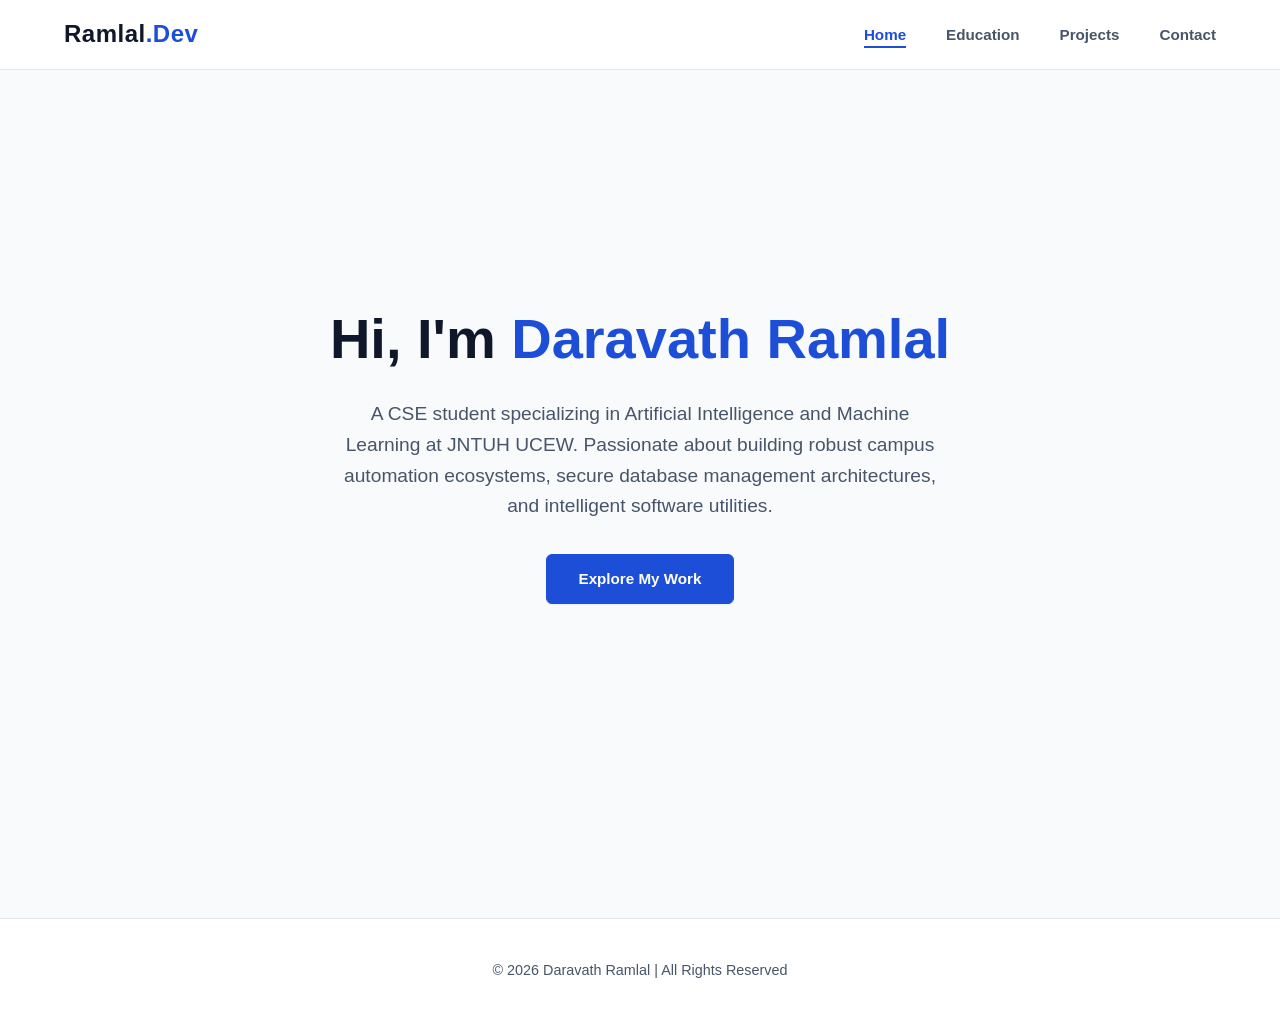
<file: index.html>
<!DOCTYPE html>
<html lang="en">
<head>
    <meta charset="UTF-8">
    <meta name="viewport" content="width=device-width, initial-scale=1.0">
    <title>Daravath Ramlal | Portfolio</title>
    <link rel="stylesheet" href="style.css">
    <style>
        .hero-wrapper {
            display: flex;
            flex-direction: column;
            justify-content: center;
            align-items: center;
            text-align: center;
            height: 70vh;
        }
        .hero-wrapper h1 {
            font-size: 3.5rem;
            margin-bottom: 1rem;
            font-weight: 800;
            color: var(--text-main);
        }
        .hero-wrapper p {
            font-size: 1.2rem;
            color: var(--text-muted);
            max-width: 600px;
            margin-bottom: 2rem;
        }
        .highlight-name {
            color: var(--accent-blue);
        }
    </style>
</head>
<body>

    <header>
        <nav>
            <div class="logo">Ramlal<span>.Dev</span></div>
            <ul class="nav-links">
                <li><a href="index.html" class="active">Home</a></li>
                <li><a href="about.html">Education</a></li>
                <li><a href="projects.html">Projects</a></li>
                <li><a href="contact.html">Contact</a></li>
            </ul>
        </nav>
    </header>

    <main class="container">
        <div class="hero-wrapper">
            <h1>Hi, I'm <span class="highlight-name">Daravath Ramlal</span></h1>
            <p>A CSE student specializing in Artificial Intelligence and Machine Learning at JNTUH UCEW. Passionate about building robust campus automation ecosystems, secure database management architectures, and intelligent software utilities.</p>
            <div class="hero-buttons">
                <a href="projects.html" class="btn">Explore My Work</a>
            </div>
        </div>
    </main>

    <footer>
        <p>&copy; 2026 Daravath Ramlal | All Rights Reserved</p>
    </footer>

</body>
</html>
</file>
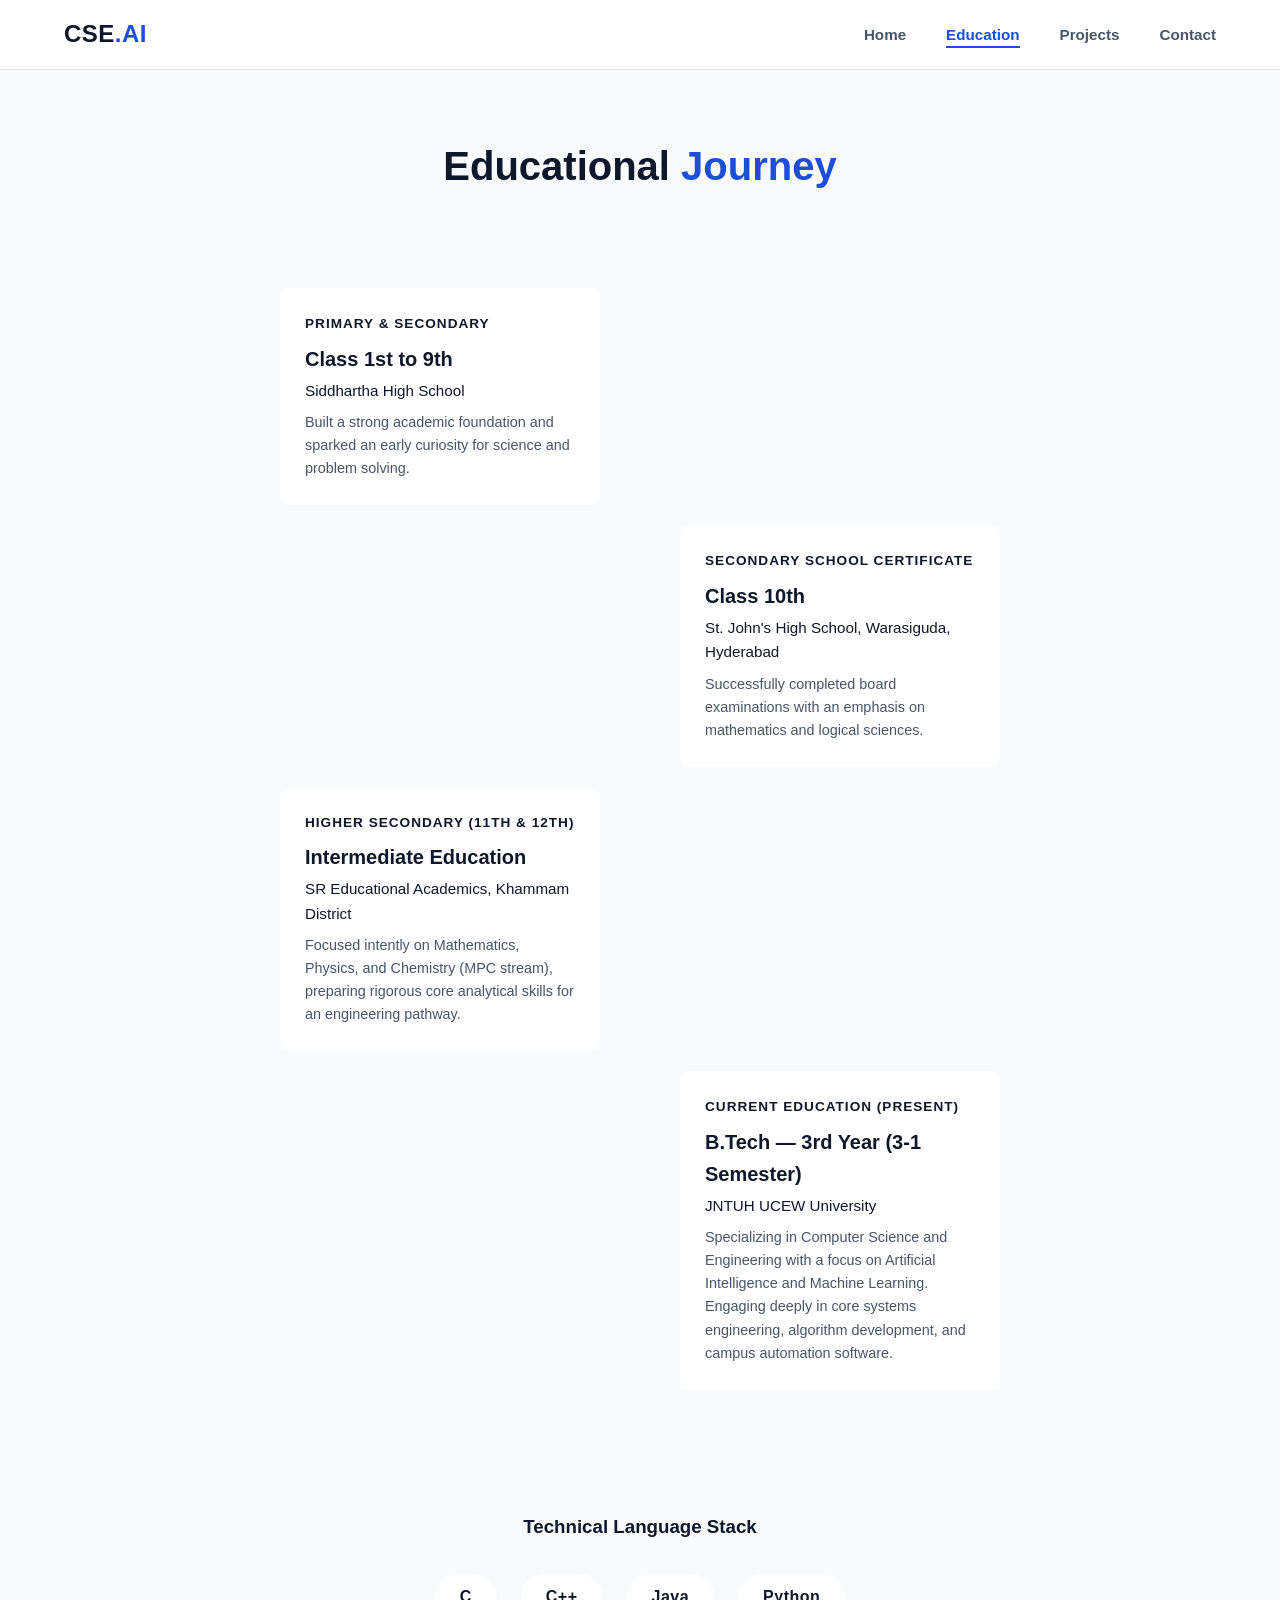
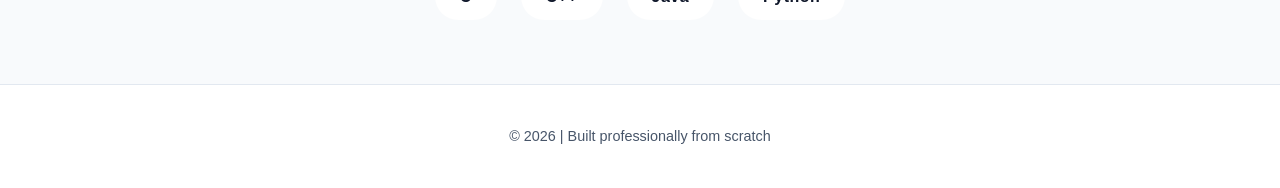
<file: about.html>
<!DOCTYPE html>
<html lang="en">
<head>
    <meta charset="UTF-8">
    <meta name="viewport" content="width=device-width, initial-scale=1.0">
    <title>Portfolio | Education</title>
    <link rel="stylesheet" href="style.css">
    <style>
        /* Interactive Timeline Styles */
        .timeline {
            position: relative;
            max-width: 800px;
            margin: 0 auto;
            padding: 2rem 0;
        }

        /* The central vertical line */
        .timeline::after {
            content: '';
            position: absolute;
            width: 2px;
            background-color: rgba(255, 255, 255, 0.1);
            top: 0;
            bottom: 0;
            left: 50%;
            margin-left: -1px;
        }

        /* Timeline Card Containers */
        .timeline-item {
            padding: 10px 40px;
            position: relative;
            background-color: transparent;
            width: 50%;
        }

        /* Left & Right positioning */
        .left { left: 0; }
        .right { left: 50%; }

        /* Glowing timeline nodes/circles */
        .timeline-item::after {
            content: '';
            position: absolute;
            width: 16px;
            height: 16px;
            right: -8px;
            background-color: var(--bg-dark);
            border: 3px solid var(--accent-glow);
            top: 15px;
            border-radius: 50%;
            z-index: 1;
            transition: all 0.3s ease;
        }

        .right::after { left: -8px; }

        /* Interactive card body */
        .timeline-content {
            padding: 1.5rem;
            background: var(--bg-card);
            position: relative;
            border-radius: 8px;
            border: 1px solid rgba(255, 255, 255, 0.05);
            transition: transform 0.3s ease, box-shadow 0.3s ease;
        }

        .timeline-content:hover {
            transform: translateY(-5px);
            box-shadow: 0 10px 20px rgba(56, 189, 248, 0.1);
            border-color: rgba(56, 189, 248, 0.3);
        }

        /* Subtle glowing accent inside items when hovered */
        .timeline-item:hover::after {
            background-color: var(--accent-glow);
            box-shadow: 0 0 10px var(--accent-glow);
        }

        .time-period {
            font-size: 0.85rem;
            color: var(--accent-glow);
            font-weight: 700;
            text-transform: uppercase;
            letter-spacing: 1px;
            margin-bottom: 0.5rem;
            display: block;
        }

        .timeline-content h3 {
            font-size: 1.25rem;
            margin-bottom: 0.25rem;
        }

        .institution {
            color: var(--text-main);
            font-size: 0.95rem;
            font-weight: 500;
            margin-bottom: 0.5rem;
        }

        .timeline-content p {
            font-size: 0.9rem;
            color: var(--text-muted);
        }

        /* Technical Skills Section styling */
        .skills-section {
            margin-top: 5rem;
            text-align: center;
        }

        .skills-grid {
            display: flex;
            justify-content: center;
            gap: 1.5rem;
            flex-wrap: wrap;
            margin-top: 2rem;
        }

        .skill-badge {
            background: var(--bg-card);
            padding: 0.6rem 1.5rem;
            border-radius: 50px;
            border: 1px solid rgba(255, 255, 255, 0.05);
            font-weight: 600;
            letter-spacing: 0.5px;
            transition: all 0.3s ease;
        }

        .skill-badge:hover {
            color: var(--bg-dark);
            background: var(--accent-glow);
            transform: scale(1.05);
        }

        /* Responsive timeline layout for smaller screens */
        @media screen and (max-width: 768px) {
            .timeline::after { left: 31px; }
            .timeline-item { width: 100%; padding-left: 70px; padding-right: 25px; }
            .timeline-item.right { left: 0; }
            .timeline-item::after { left: 22px; right: auto; }
        }
    </style>
</head>
<body>

    <header>
        <nav>
            <div class="logo">CSE<span>.AI</span></div>
            <ul class="nav-links">
                <li><a href="index.html">Home</a></li>
                <li><a href="about.html" class="active">Education</a></li>
                <li><a href="projects.html">Projects</a></li>
                <li><a href="contact.html">Contact</a></li>
            </ul>
        </nav>
    </header>

    <main class="container">
        <h2 class="page-title">Educational <span>Journey</span></h2>

        <div class="timeline">
            
            <!-- Item 1: Schooling (1-9) -->
            <div class="timeline-item left">
                <div class="timeline-content">
                    <span class="time-period">Primary & Secondary</span>
                    <h3>Class 1st to 9th</h3>
                    <div class="institution">Siddhartha High School</div>
                    <p>Built a strong academic foundation and sparked an early curiosity for science and problem solving.</p>
                </div>
            </div>

            <!-- Item 2: 10th Class -->
            <div class="timeline-item right">
                <div class="timeline-content">
                    <span class="time-period">Secondary School Certificate</span>
                    <h3>Class 10th</h3>
                    <div class="institution">St. John's High School, Warasiguda, Hyderabad</div>
                    <p>Successfully completed board examinations with an emphasis on mathematics and logical sciences.</p>
                </div>
            </div>

            <!-- Item 3: Intermediate -->
            <div class="timeline-item left">
                <div class="timeline-content">
                    <span class="time-period">Higher Secondary (11th & 12th)</span>
                    <h3>Intermediate Education</h3>
                    <div class="institution">SR Educational Academics, Khammam District</div>
                    <p>Focused intently on Mathematics, Physics, and Chemistry (MPC stream), preparing rigorous core analytical skills for an engineering pathway.</p>
                </div>
            </div>

            <!-- Item 4: B.Tech -->
            <div class="timeline-item right">
                <div class="timeline-content">
                    <span class="time-period">Current Education (Present)</span>
                    <h3>B.Tech — 3rd Year (3-1 Semester)</h3>
                    <div class="institution">JNTUH UCEW University</div>
                    <p>Specializing in Computer Science and Engineering with a focus on Artificial Intelligence and Machine Learning. Engaging deeply in core systems engineering, algorithm development, and campus automation software.</p>
                </div>
            </div>

        </div>

        <!-- Technical Skills Stack Grid -->
        <section class="skills-section">
            <h3>Technical Language Stack</h3>
            <div class="skills-grid">
                <div class="skill-badge">C</div>
                <div class="skill-badge">C++</div>
                <div class="skill-badge">Java</div>
                <div class="skill-badge">Python</div>
            </div>
        </section>
    </main>

    <footer>
        <p>&copy; 2026 | Built professionally from scratch</p>
    </footer>

</body>
</html>
</file>
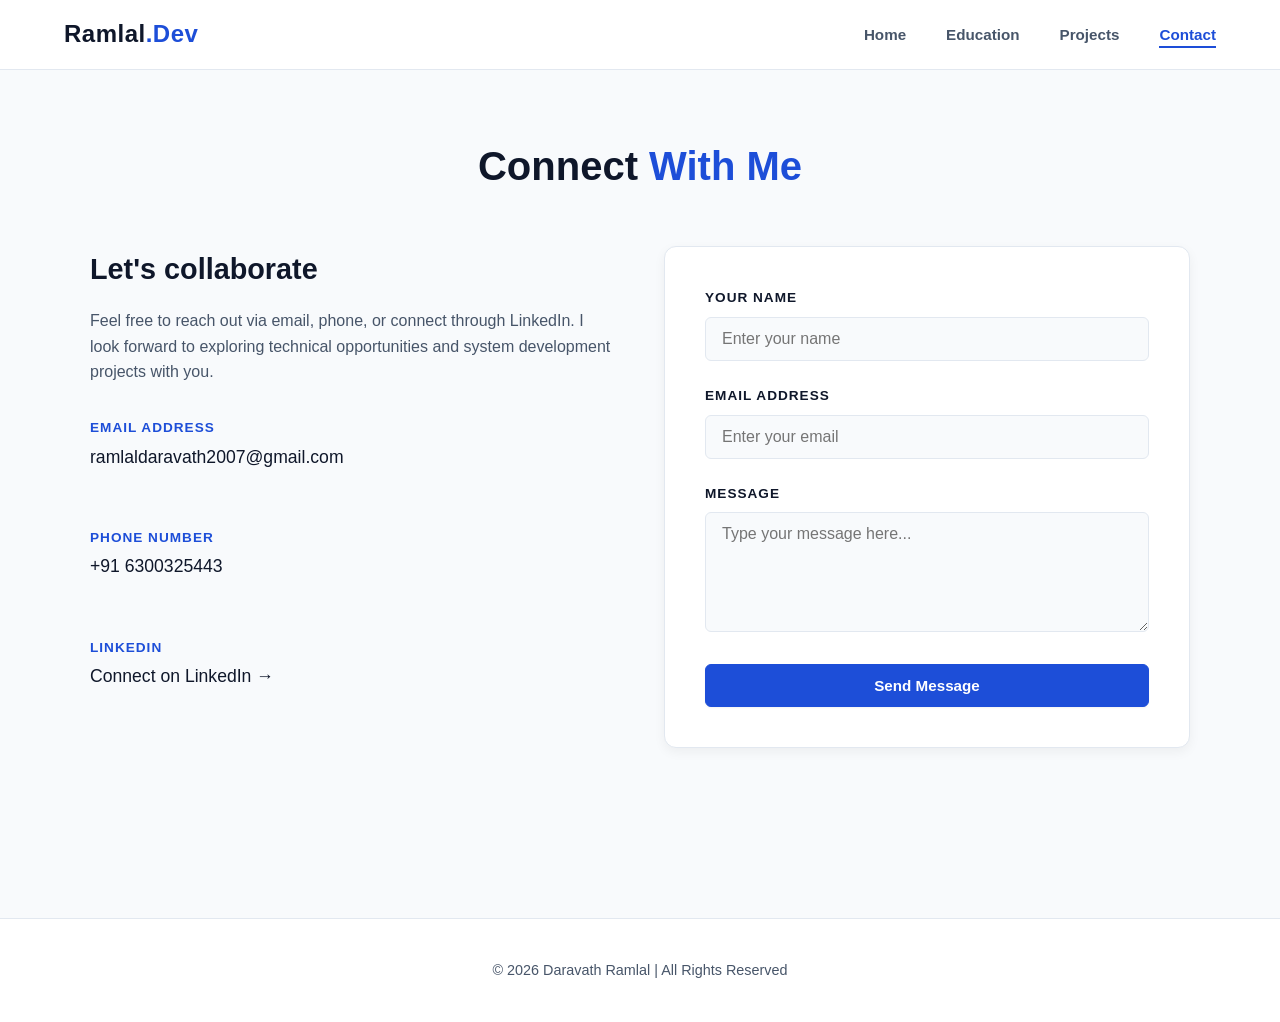
<file: contact.html>
<!DOCTYPE html>
<html lang="en">
<head>
    <meta charset="UTF-8">
    <meta name="viewport" content="width=device-width, initial-scale=1.0">
    <title>Portfolio | Contact</title>
    <link rel="stylesheet" href="style.css">
    <style>
        .contact-layout {
            display: grid;
            grid-template-columns: 1fr 1fr;
            gap: 3rem;
            margin-top: 2rem;
        }
        
        .contact-info h3 {
            font-size: 1.8rem;
            margin-bottom: 1rem;
            color: var(--text-main);
        }
        
        .contact-info p {
            color: var(--text-muted);
            margin-bottom: 2rem;
        }

        .info-details {
            display: flex;
            flex-direction: column;
            gap: 1.5rem;
        }

        .info-item h4 {
            font-size: 0.85rem;
            text-transform: uppercase;
            letter-spacing: 1px;
            color: var(--accent-blue);
            margin-bottom: 0.25rem;
        }

        .info-item p, .info-item a {
            font-size: 1.1rem;
            color: var(--text-main);
            text-decoration: none;
            font-weight: 500;
        }

        .info-item a:hover {
            color: var(--accent-blue);
        }

        .contact-wrapper {
            background: var(--bg-card);
            border: 1px solid var(--border-color);
            border-radius: 12px;
            padding: 2.5rem;
            box-shadow: 0 4px 12px rgba(0, 0, 0, 0.05);
        }

        .form-group {
            margin-bottom: 1.5rem;
        }

        .form-group label {
            display: block;
            font-size: 0.85rem;
            text-transform: uppercase;
            letter-spacing: 1px;
            color: var(--text-main);
            margin-bottom: 0.5rem;
            font-weight: 600;
        }

        .form-group input, 
        .form-group textarea {
            width: 100%;
            padding: 0.75rem 1rem;
            background: var(--bg-light);
            border: 1px solid var(--border-color);
            border-radius: 6px;
            color: var(--text-main);
            font-size: 1rem;
            outline: none;
            transition: all 0.3s ease;
        }

        .form-group input:focus, 
        .form-group textarea:focus {
            border-color: var(--accent-blue);
            background: #ffffff;
        }

        .form-group textarea {
            resize: vertical;
            min-height: 120px;
        }

        .submit-btn {
            width: 100%;
        }

        @media screen and (max-width: 768px) {
            .contact-layout {
                grid-template-columns: 1fr;
                gap: 2rem;
            }
        }
    </style>
</head>
<body>

    <header>
        <nav>
            <div class="logo">Ramlal<span>.Dev</span></div>
            <ul class="nav-links">
                <li><a href="index.html">Home</a></li>
                <li><a href="about.html">Education</a></li>
                <li><a href="projects.html">Projects</a></li>
                <li><a href="contact.html" class="active">Contact</a></li>
            </ul>
        </nav>
    </header>

    <main class="container">
        <h2 class="page-title">Connect <span>With Me</span></h2>

        <div class="contact-layout">
            
            <!-- Professional Contact Information Column -->
            <div class="contact-info">
                <h3>Let's collaborate</h3>
                <p>Feel free to reach out via email, phone, or connect through LinkedIn. I look forward to exploring technical opportunities and system development projects with you.</p>
                
                <div class="info-details">
                    <div class="info-item">
                        <h4>Email Address</h4>
                        <p><a href="mailto:ramlaldaravath2007@gmail.com">ramlaldaravath2007@gmail.com</a></p>
                    </div>
                    <div class="info-item">
                        <h4>Phone Number</h4>
                        <p>+91 6300325443</p>
                    </div>
                    <div class="info-item">
                        <h4>LinkedIn</h4>
                        <p><a href="https://www.linkedin.com/in/ramlal-daravath-a242403a2/" target="_blank">Connect on LinkedIn &rarr;</a></p>
                    </div>
                </div>
            </div>

            <!-- Message Form Column -->
            <div class="contact-wrapper">
                <form action="https://formspree.io/f/xrevqqaa" method="POST">
                    <div class="form-group">
                        <label for="name">Your Name</label>
                        <input type="text" id="name" name="name" placeholder="Enter your name" required>
                    </div>
                    <div class="form-group">
                        <label for="email">Email Address</label>
                        <input type="email" id="email" name="email" placeholder="Enter your email" required>
                    </div>
                    <div class="form-group">
                        <label for="message">Message</label>
                        <textarea id="message" name="message" placeholder="Type your message here..." required></textarea>
                    </div>
                    <button type="submit" class="btn submit-btn">Send Message</button>
                </form>
            </div>

        </div>
    </main>

    <footer>
        <p>&copy; 2026 Daravath Ramlal | All Rights Reserved</p>
    </footer>

</body>
</html>
</file>
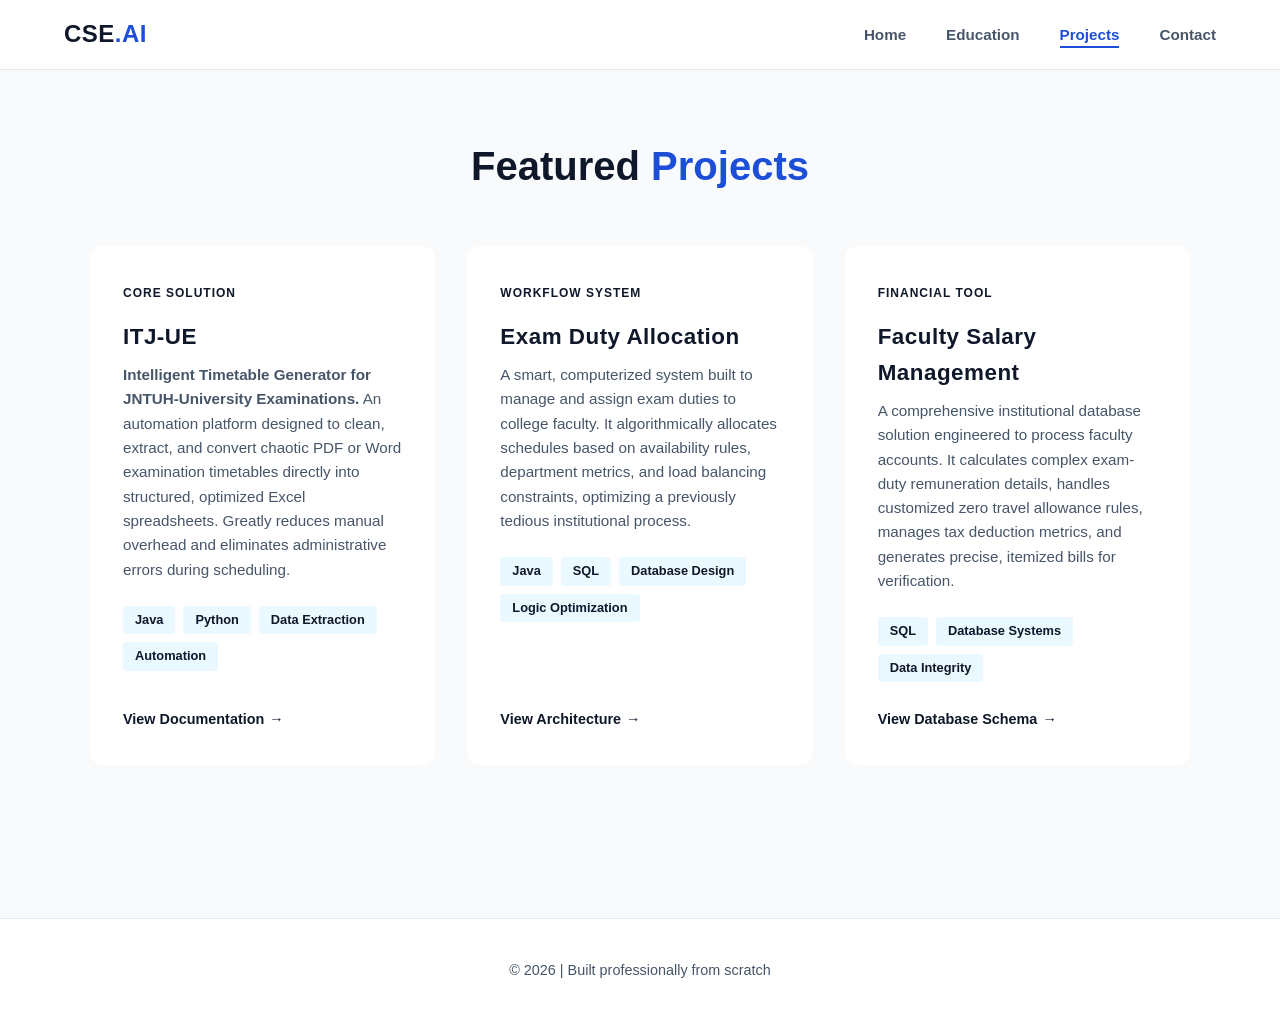
<file: projects.html>
<!DOCTYPE html>
<html lang="en">
<head>
    <meta charset="UTF-8">
    <meta name="viewport" content="width=device-width, initial-scale=1.0">
    <title>Portfolio | Projects</title>
    <link rel="stylesheet" href="style.css">
    <style>
        /* Interactive Project Grid Layout */
        .projects-grid {
            display: grid;
            grid-template-columns: repeat(auto-fit, minmax(320px, 1fr));
            gap: 2rem;
            margin-top: 2rem;
        }

        .project-card {
            background: var(--bg-card);
            border: 1px solid rgba(255, 255, 255, 0.05);
            border-radius: 12px;
            padding: 2rem;
            display: flex;
            flex-direction: column;
            justify-content: space-between;
            transition: all 0.3s ease;
        }

        .project-card:hover {
            transform: translateY(-5px);
            border-color: rgba(56, 189, 248, 0.4);
            box-shadow: 0 10px 25px rgba(15, 23, 42, 0.5);
        }

        .project-header h3 {
            font-size: 1.4rem;
            color: var(--text-main);
            margin-bottom: 0.5rem;
            letter-spacing: 0.5px;
        }

        .project-status {
            display: inline-block;
            font-size: 0.75rem;
            text-transform: uppercase;
            letter-spacing: 1px;
            color: var(--accent-glow);
            font-weight: 700;
            margin-bottom: 1rem;
        }

        .project-body p {
            color: var(--text-muted);
            font-size: 0.95rem;
            margin-bottom: 1.5rem;
            line-height: 1.6;
        }

        /* Tech Badges inside the card */
        .tech-tags {
            display: flex;
            flex-wrap: wrap;
            gap: 0.5rem;
            margin-bottom: 1.5rem;
        }

        .tech-tags span {
            background: rgba(56, 189, 248, 0.1);
            color: var(--accent-glow);
            padding: 0.25rem 0.75rem;
            border-radius: 4px;
            font-size: 0.8rem;
            font-weight: 600;
        }

        .project-footer {
            margin-top: auto;
        }

        .project-link {
            font-size: 0.9rem;
            color: var(--text-main);
            text-decoration: none;
            font-weight: 600;
            transition: color 0.2s ease;
            display: inline-flex;
            align-items: center;
        }

        .project-link:hover {
            color: var(--accent-glow);
        }

        .project-link span {
            margin-left: 5px;
            transition: transform 0.2s ease;
        }

        .project-card:hover .project-link span {
            transform: translateX(3px);
        }
    </style>
</head>
<body>

    <header>
        <nav>
            <div class="logo">CSE<span>.AI</span></div>
            <ul class="nav-links">
                <li><a href="index.html">Home</a></li>
                <li><a href="about.html">Education</a></li>
                <li><a href="projects.html" class="active">Projects</a></li>
                <li><a href="contact.html">Contact</a></li>
            </ul>
        </nav>
    </header>

    <main class="container">
        <h2 class="page-title">Featured <span>Projects</span></h2>

        <div class="projects-grid">

            <div class="project-card">
                <div class="project-header">
                    <span class="project-status">Core Solution</span>
                    <h3>ITJ-UE</h3>
                </div>
                <div class="project-body">
                    <p><strong>Intelligent Timetable Generator for JNTUH-University Examinations.</strong> An automation platform designed to clean, extract, and convert chaotic PDF or Word examination timetables directly into structured, optimized Excel spreadsheets. Greatly reduces manual overhead and eliminates administrative errors during scheduling.</p>
                    <div class="tech-tags">
                        <span>Java</span>
                        <span>Python</span>
                        <span>Data Extraction</span>
                        <span>Automation</span>
                    </div>
                </div>
                <div class="project-footer">
                    <a href="#" class="project-link">View Documentation <span>&rarr;</span></a>
                </div>
            </div>

            <div class="project-card">
                <div class="project-header">
                    <span class="project-status">Workflow System</span>
                    <h3>Exam Duty Allocation</h3>
                </div>
                <div class="project-body">
                    <p>A smart, computerized system built to manage and assign exam duties to college faculty. It algorithmically allocates schedules based on availability rules, department metrics, and load balancing constraints, optimizing a previously tedious institutional process.</p>
                    <div class="tech-tags">
                        <span>Java</span>
                        <span>SQL</span>
                        <span>Database Design</span>
                        <span>Logic Optimization</span>
                    </div>
                </div>
                <div class="project-footer">
                    <a href="#" class="project-link">View Architecture <span>&rarr;</span></a>
                </div>
            </div>

            <div class="project-card">
                <div class="project-header">
                    <span class="project-status">Financial Tool</span>
                    <h3>Faculty Salary Management</h3>
                </div>
                <div class="project-body">
                    <p>A comprehensive institutional database solution engineered to process faculty accounts. It calculates complex exam-duty remuneration details, handles customized zero travel allowance rules, manages tax deduction metrics, and generates precise, itemized bills for verification.</p>
                    <div class="tech-tags">
                        <span>SQL</span>
                        <span>Database Systems</span>
                        <span>Data Integrity</span>
                    </div>
                </div>
                <div class="project-footer">
                    <a href="#" class="project-link">View Database Schema <span>&rarr;</span></a>
                </div>
            </div>

        </div>
    </main>

    <footer>
        <p>&copy; 2026 | Built professionally from scratch</p>
    </footer>

</body>
</html>
</file>
<file: style.css>
/* Professional Light Theme Reset & Variables */
* {
    margin: 0;
    padding: 0;
    box-sizing: border-box;
    font-family: 'Segoe UI', Roboto, Helvetica, Arial, sans-serif;
}

:root {
    --bg-light: #f8fafc;       /* Ultra-clean light gray canvas */
    --bg-card: #ffffff;        /* Pure white for structured cards */
    --accent-blue: #1d4ed8;    /* Professional Royal Blue for primary elements */
    --accent-hover: #1e40af;   /* Darker blue for smooth interactive transitions */
    --text-main: #0f172a;      /* Deep slate for high-contrast, professional readability */
    --text-muted: #475569;     /* Slate gray for descriptions and metadata */
    --border-color: #e2e8f0;   /* Clean, subtle card and header borders */
    --nav-height: 70px;
}

body {
    background-color: var(--bg-light);
    color: var(--text-main);
    line-height: 1.6;
    overflow-x: hidden;
}

/* Elegant Light Navigation Bar */
header {
    background: rgba(255, 255, 255, 0.9);
    backdrop-filter: blur(12px);
    position: fixed;
    top: 0;
    width: 100%;
    height: var(--nav-height);
    display: flex;
    align-items: center;
    border-bottom: 1px solid var(--border-color);
    z-index: 1000;
}

nav {
    display: flex;
    justify-content: space-between;
    align-items: center;
    width: 90%;
    max-width: 1200px;
    margin: 0 auto;
}

.logo {
    font-size: 1.5rem;
    font-weight: 700;
    letter-spacing: 0.5px;
    color: var(--text-main);
}

.logo span {
    color: var(--accent-blue);
}

.nav-links {
    display: flex;
    list-style: none;
    gap: 2.5rem;
}

.nav-links a {
    text-decoration: none;
    color: var(--text-muted);
    font-weight: 600;
    transition: color 0.2s ease;
    position: relative;
    font-size: 0.95rem;
}

.nav-links a:hover, .nav-links a.active {
    color: var(--accent-blue);
}

/* Sleek indicator for active page */
.nav-links a::after {
    content: '';
    position: absolute;
    width: 0;
    height: 2px;
    bottom: -5px;
    left: 0;
    background-color: var(--accent-blue);
    transition: width 0.2s ease;
}

.nav-links a:hover::after, .nav-links a.active::after {
    width: 100%;
}

/* Main Content Container Layout */
.container {
    width: 90%;
    max-width: 1100px;
    margin: calc(var(--nav-height) + 4rem) auto 4rem auto;
    min-height: 80vh;
}

h2.page-title {
    font-size: 2.5rem;
    font-weight: 700;
    margin-bottom: 3rem;
    text-align: center;
    color: var(--text-main);
}

h2.page-title span {
    color: var(--accent-blue);
}

/* Corporate Interactive Buttons */
.btn {
    display: inline-block;
    padding: 0.75rem 2rem;
    background: var(--accent-blue);
    color: #ffffff;
    border: 1px solid var(--accent-blue);
    border-radius: 6px;
    text-decoration: none;
    font-weight: 600;
    font-size: 0.95rem;
    transition: all 0.2s ease;
    cursor: pointer;
    box-shadow: 0 1px 2px rgba(0, 0, 0, 0.05);
}

.btn:hover {
    background: var(--accent-hover);
    border-color: var(--accent-hover);
    transform: translateY(-1px);
    box-shadow: 0 4px 12px rgba(29, 78, 216, 0.15);
}

/* Professional Footer Layout */
footer {
    text-align: center;
    padding: 2.5rem;
    border-top: 1px solid var(--border-color);
    background-color: #ffffff;
    color: var(--text-muted);
    font-size: 0.9rem;
    font-weight: 500;
}
</file>
